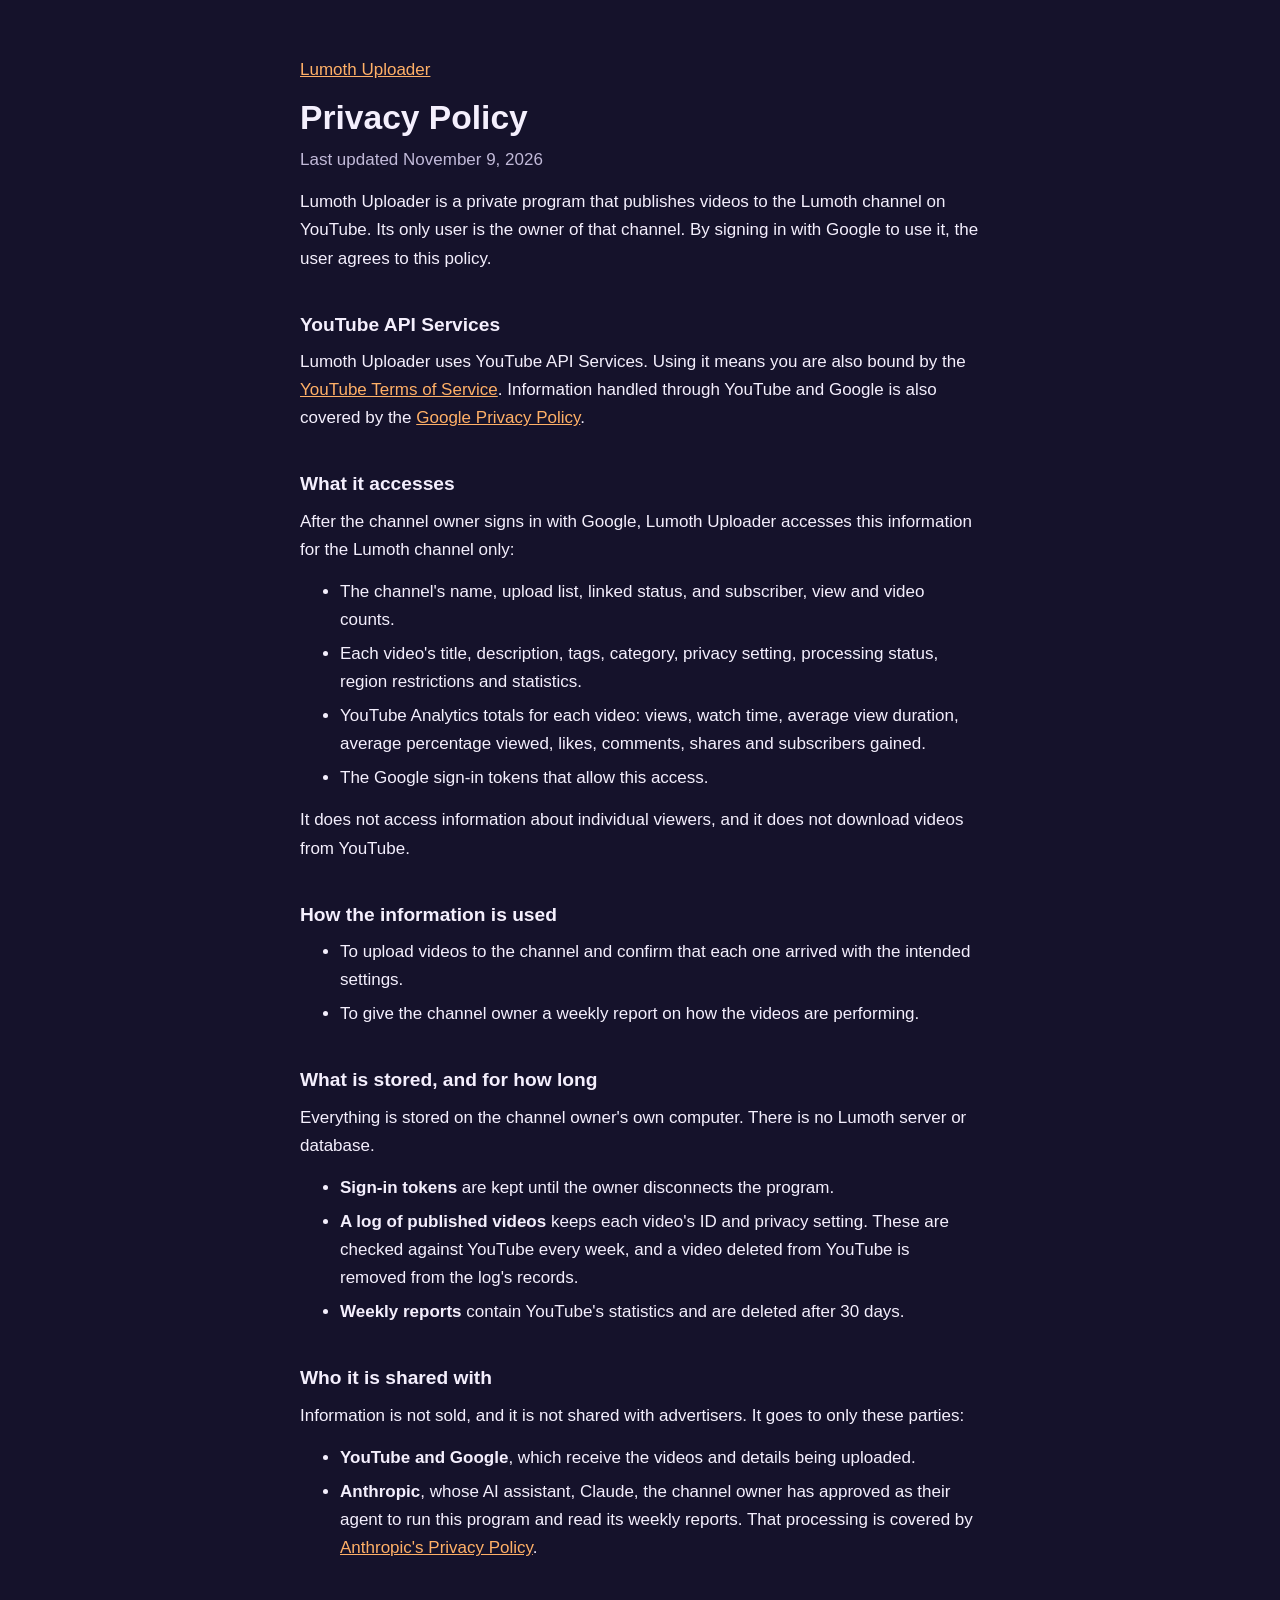
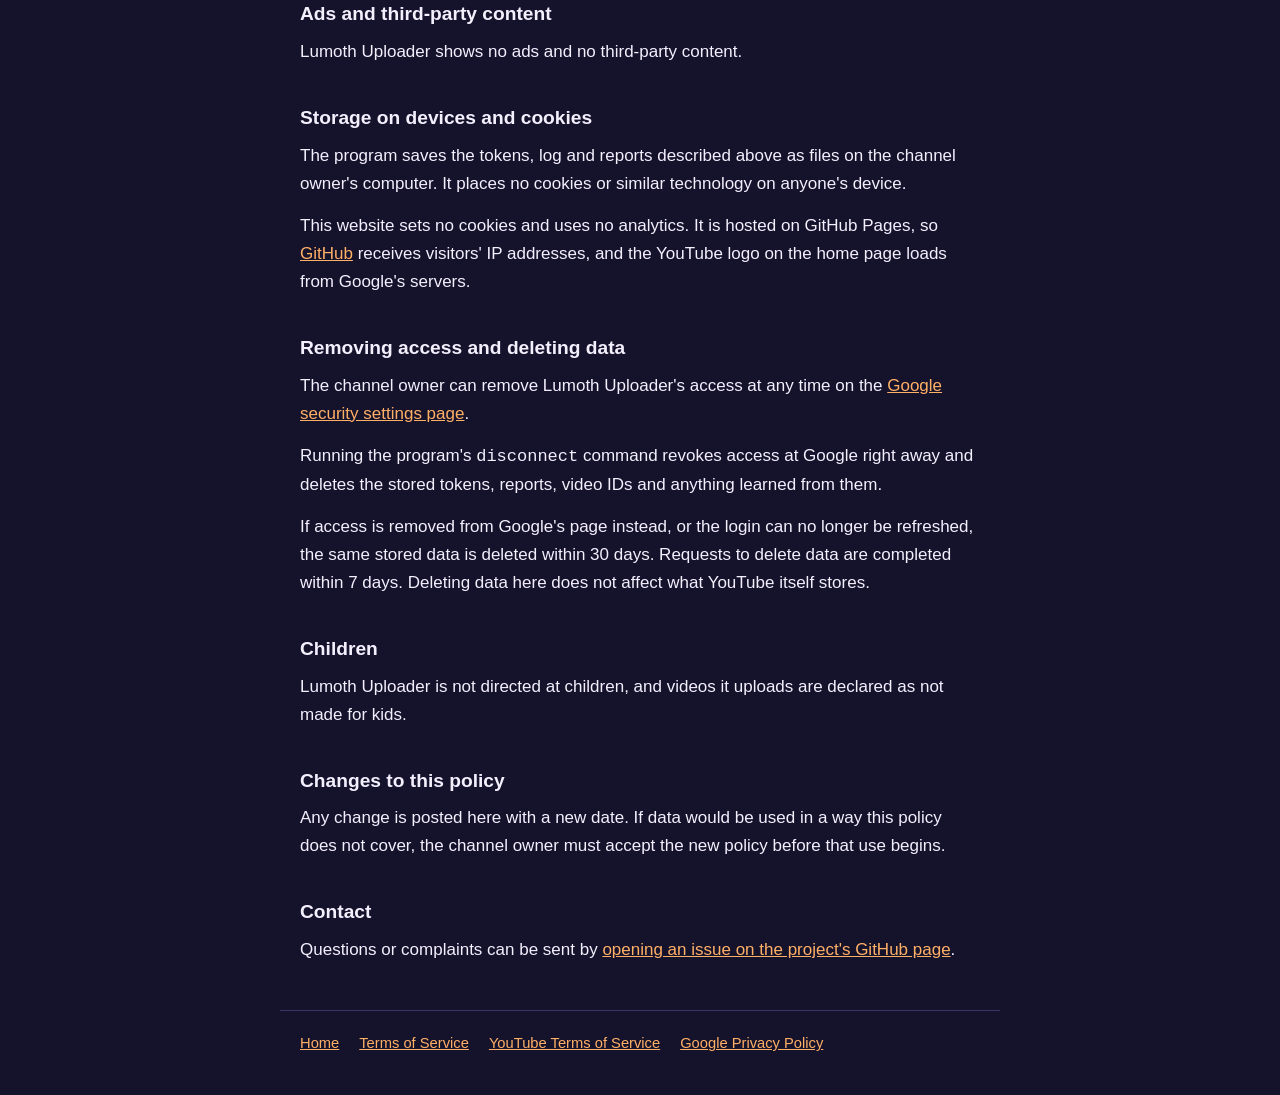
<file: privacy.html>
<!doctype html>
<html lang="en">
<head>
<meta charset="utf-8">
<meta name="viewport" content="width=device-width, initial-scale=1">
<title>Privacy Policy | Lumoth Uploader</title>
<link rel="icon" href="lumoth.png">
<link rel="stylesheet" href="style.css">
</head>
<body>
<main>
  <p><a href="index.html">Lumoth Uploader</a></p>
  <h1>Privacy Policy</h1>
  <p class="date">Last updated November 9, 2026</p>

  <p>Lumoth Uploader is a private program that publishes videos to the Lumoth channel on YouTube. Its only user is the owner of that channel. By signing in with Google to use it, the user agrees to this policy.</p>

  <h2>YouTube API Services</h2>
  <p>Lumoth Uploader uses YouTube API Services. Using it means you are also bound by the <a href="https://www.youtube.com/t/terms">YouTube Terms of Service</a>. Information handled through YouTube and Google is also covered by the <a href="http://www.google.com/policies/privacy">Google Privacy Policy</a>.</p>

  <h2>What it accesses</h2>
  <p>After the channel owner signs in with Google, Lumoth Uploader accesses this information for the Lumoth channel only:</p>
  <ul>
    <li>The channel's name, upload list, linked status, and subscriber, view and video counts.</li>
    <li>Each video's title, description, tags, category, privacy setting, processing status, region restrictions and statistics.</li>
    <li>YouTube Analytics totals for each video: views, watch time, average view duration, average percentage viewed, likes, comments, shares and subscribers gained.</li>
    <li>The Google sign-in tokens that allow this access.</li>
  </ul>
  <p>It does not access information about individual viewers, and it does not download videos from YouTube.</p>

  <h2>How the information is used</h2>
  <ul>
    <li>To upload videos to the channel and confirm that each one arrived with the intended settings.</li>
    <li>To give the channel owner a weekly report on how the videos are performing.</li>
  </ul>

  <h2>What is stored, and for how long</h2>
  <p>Everything is stored on the channel owner's own computer. There is no Lumoth server or database.</p>
  <ul>
    <li><strong>Sign-in tokens</strong> are kept until the owner disconnects the program.</li>
    <li><strong>A log of published videos</strong> keeps each video's ID and privacy setting. These are checked against YouTube every week, and a video deleted from YouTube is removed from the log's records.</li>
    <li><strong>Weekly reports</strong> contain YouTube's statistics and are deleted after 30 days.</li>
  </ul>

  <h2>Who it is shared with</h2>
  <p>Information is not sold, and it is not shared with advertisers. It goes to only these parties:</p>
  <ul>
    <li><strong>YouTube and Google</strong>, which receive the videos and details being uploaded.</li>
    <li><strong>Anthropic</strong>, whose AI assistant, Claude, the channel owner has approved as their agent to run this program and read its weekly reports. That processing is covered by <a href="https://www.anthropic.com/legal/privacy">Anthropic's Privacy Policy</a>.</li>
  </ul>

  <h2>Ads and third-party content</h2>
  <p>Lumoth Uploader shows no ads and no third-party content.</p>

  <h2>Storage on devices and cookies</h2>
  <p>The program saves the tokens, log and reports described above as files on the channel owner's computer. It places no cookies or similar technology on anyone's device.</p>
  <p>This website sets no cookies and uses no analytics. It is hosted on GitHub Pages, so <a href="https://docs.github.com/en/site-policy/privacy-policies/github-general-privacy-statement">GitHub</a> receives visitors' IP addresses, and the YouTube logo on the home page loads from Google's servers.</p>

  <h2>Removing access and deleting data</h2>
  <p>The channel owner can remove Lumoth Uploader's access at any time on the <a href="https://security.google.com/settings/security/permissions">Google security settings page</a>.</p>
  <p>Running the program's <code>disconnect</code> command revokes access at Google right away and deletes the stored tokens, reports, video IDs and anything learned from them.</p>
  <p>If access is removed from Google's page instead, or the login can no longer be refreshed, the same stored data is deleted within 30 days. Requests to delete data are completed within 7 days. Deleting data here does not affect what YouTube itself stores.</p>

  <h2>Children</h2>
  <p>Lumoth Uploader is not directed at children, and videos it uploads are declared as not made for kids.</p>

  <h2>Changes to this policy</h2>
  <p>Any change is posted here with a new date. If data would be used in a way this policy does not cover, the channel owner must accept the new policy before that use begins.</p>

  <h2>Contact</h2>
  <p>Questions or complaints can be sent by <a href="https://github.com/11VZ/lumoth/issues">opening an issue on the project's GitHub page</a>.</p>
</main>
<footer>
  <a href="index.html">Home</a>
  <a href="terms.html">Terms of Service</a>
  <a href="https://www.youtube.com/t/terms">YouTube Terms of Service</a>
  <a href="http://www.google.com/policies/privacy">Google Privacy Policy</a>
</footer>
</body>
</html>
</file>
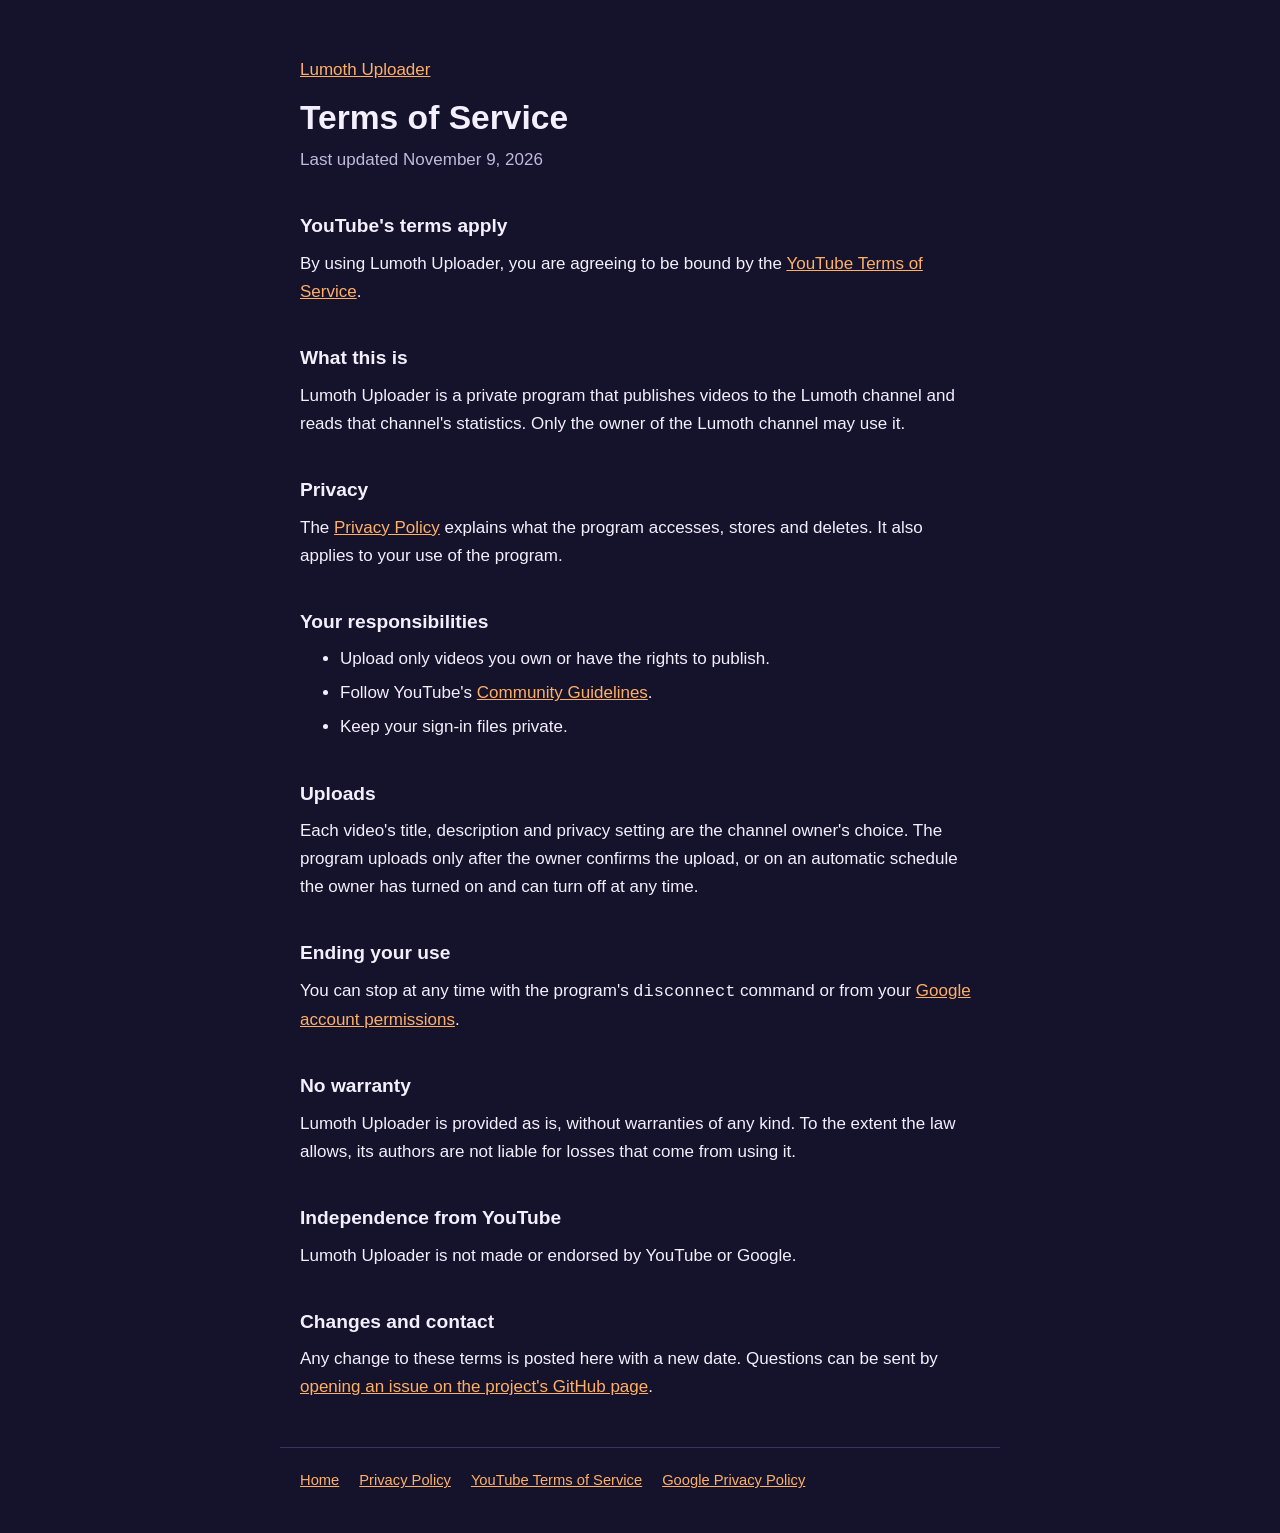
<file: terms.html>
<!doctype html>
<html lang="en">
<head>
<meta charset="utf-8">
<meta name="viewport" content="width=device-width, initial-scale=1">
<title>Terms of Service | Lumoth Uploader</title>
<link rel="icon" href="lumoth.png">
<link rel="stylesheet" href="style.css">
</head>
<body>
<main>
  <p><a href="index.html">Lumoth Uploader</a></p>
  <h1>Terms of Service</h1>
  <p class="date">Last updated November 9, 2026</p>

  <h2>YouTube's terms apply</h2>
  <p>By using Lumoth Uploader, you are agreeing to be bound by the <a href="https://www.youtube.com/t/terms">YouTube Terms of Service</a>.</p>

  <h2>What this is</h2>
  <p>Lumoth Uploader is a private program that publishes videos to the Lumoth channel and reads that channel's statistics. Only the owner of the Lumoth channel may use it.</p>

  <h2>Privacy</h2>
  <p>The <a href="privacy.html">Privacy Policy</a> explains what the program accesses, stores and deletes. It also applies to your use of the program.</p>

  <h2>Your responsibilities</h2>
  <ul>
    <li>Upload only videos you own or have the rights to publish.</li>
    <li>Follow YouTube's <a href="https://www.youtube.com/howyoutubeworks/policies/community-guidelines/">Community Guidelines</a>.</li>
    <li>Keep your sign-in files private.</li>
  </ul>

  <h2>Uploads</h2>
  <p>Each video's title, description and privacy setting are the channel owner's choice. The program uploads only after the owner confirms the upload, or on an automatic schedule the owner has turned on and can turn off at any time.</p>

  <h2>Ending your use</h2>
  <p>You can stop at any time with the program's <code>disconnect</code> command or from your <a href="https://security.google.com/settings/security/permissions">Google account permissions</a>.</p>

  <h2>No warranty</h2>
  <p>Lumoth Uploader is provided as is, without warranties of any kind. To the extent the law allows, its authors are not liable for losses that come from using it.</p>

  <h2>Independence from YouTube</h2>
  <p>Lumoth Uploader is not made or endorsed by YouTube or Google.</p>

  <h2>Changes and contact</h2>
  <p>Any change to these terms is posted here with a new date. Questions can be sent by <a href="https://github.com/11VZ/lumoth/issues">opening an issue on the project's GitHub page</a>.</p>
</main>
<footer>
  <a href="index.html">Home</a>
  <a href="privacy.html">Privacy Policy</a>
  <a href="https://www.youtube.com/t/terms">YouTube Terms of Service</a>
  <a href="http://www.google.com/policies/privacy">Google Privacy Policy</a>
</footer>
</body>
</html>
</file>
<file: style.css>
:root {
  --bg: #15122b;
  --surface: #211c40;
  --text: #f4effd;
  --muted: #c2bad9;
  --accent: #ffb067;
  --line: #3a3362;
}

* { box-sizing: border-box; }

body {
  margin: 0;
  background: var(--bg);
  color: var(--text);
  font: 17px/1.65 -apple-system, BlinkMacSystemFont, "Segoe UI", Roboto, Helvetica, Arial, sans-serif;
}

main, footer {
  max-width: 720px;
  margin: 0 auto;
  padding: 0 20px;
}

main { padding-top: 56px; padding-bottom: 32px; }

a { color: var(--accent); }

h1 { font-size: 2.1rem; line-height: 1.2; margin: 0 0 8px; }
h2 { font-size: 1.2rem; margin: 36px 0 8px; }
p, ul { margin: 0 0 14px; }
li { margin-bottom: 6px; }

.mark { display: block; width: 104px; height: 104px; border-radius: 24px; margin-bottom: 24px; }
.lead { font-size: 1.2rem; color: var(--muted); }
.date { color: var(--muted); }

.policies { display: flex; flex-wrap: wrap; gap: 12px; margin: 28px 0 8px; }
.policies a {
  padding: 10px 18px;
  border: 1px solid var(--accent);
  border-radius: 10px;
  font-weight: 600;
  text-decoration: none;
}

.channel {
  display: flex;
  flex-wrap: wrap;
  align-items: center;
  justify-content: space-between;
  gap: 16px;
  margin-top: 20px;
  padding: 0 20px;
  background: var(--surface);
  border-radius: 14px;
}
.channel p { margin: 0; }
.channel img { display: block; height: 84px; width: auto; }

footer {
  display: flex;
  flex-wrap: wrap;
  gap: 8px 20px;
  padding-top: 20px;
  padding-bottom: 40px;
  border-top: 1px solid var(--line);
  color: var(--muted);
  font-size: 0.92rem;
}
</file>
